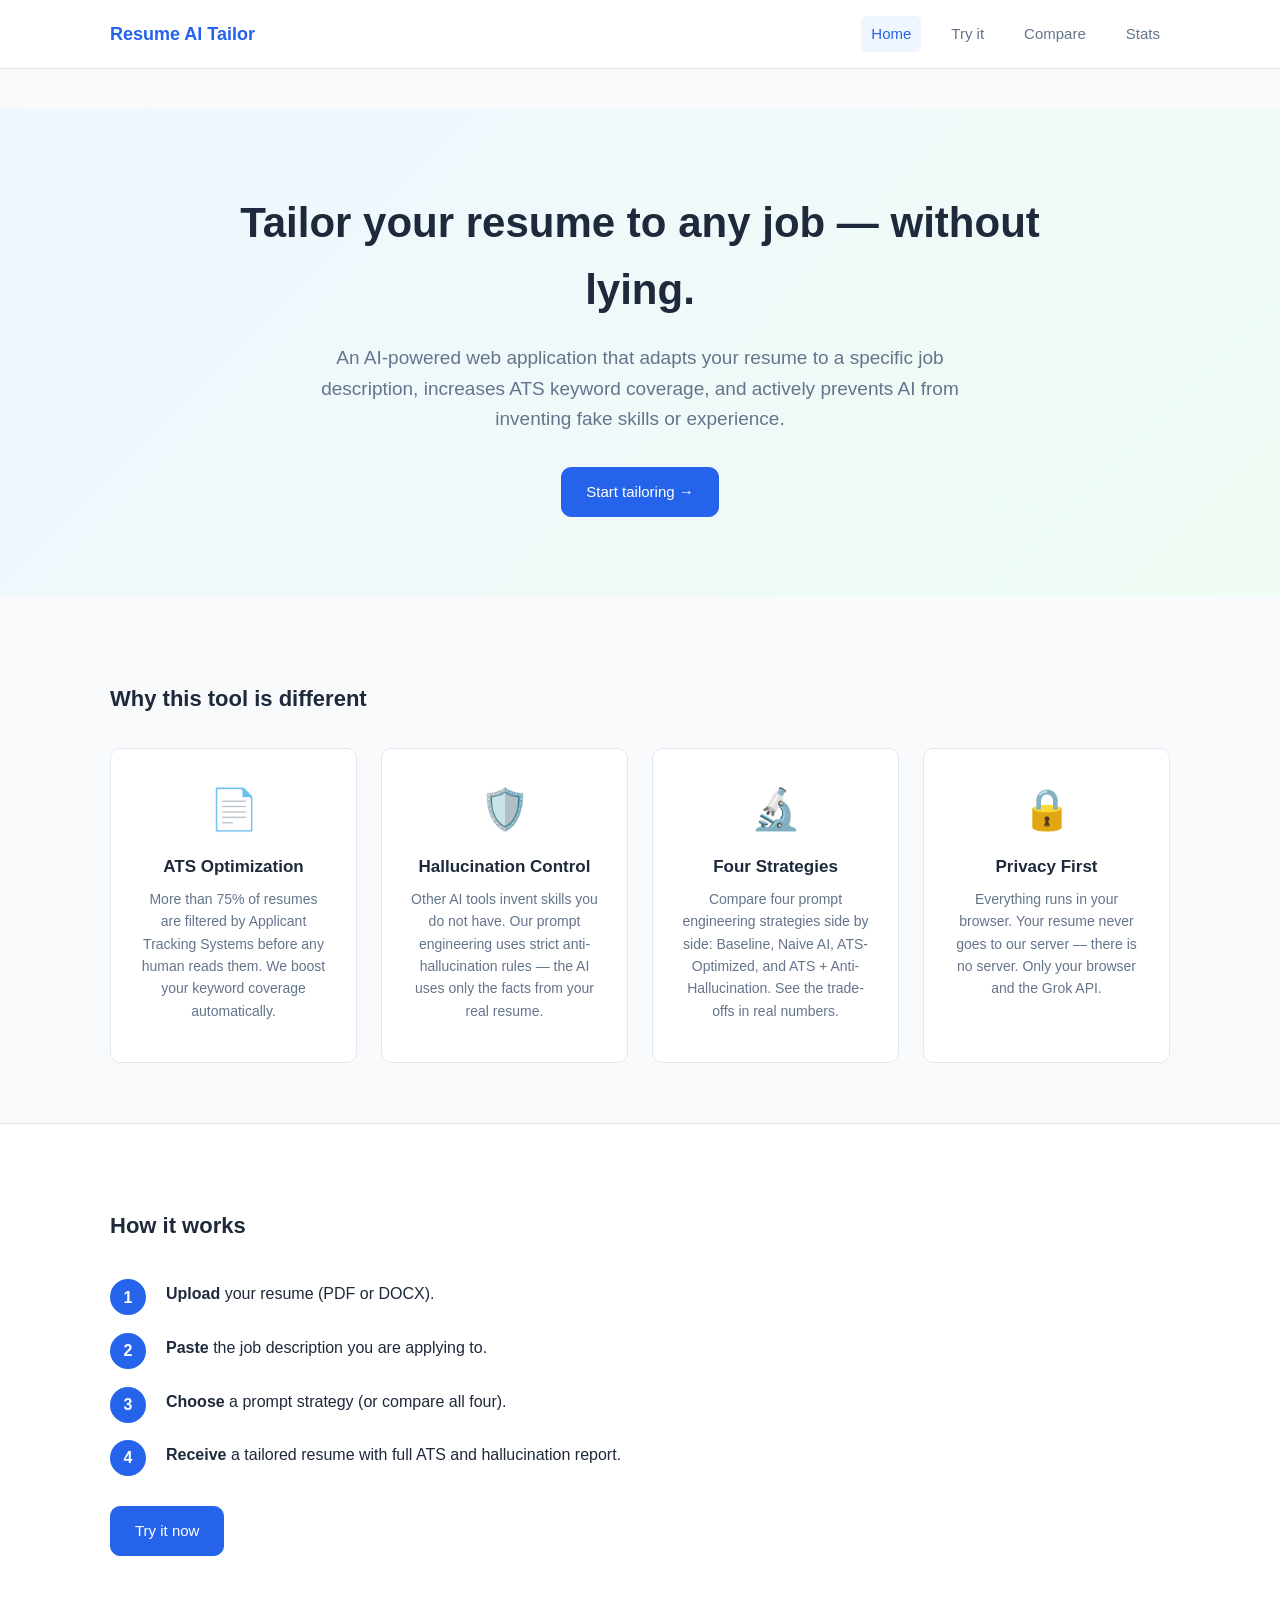
<file: index.html>
<!DOCTYPE html>
<html lang="en">
<head>
    <meta charset="UTF-8">
    <meta name="viewport" content="width=device-width, initial-scale=1.0">
    <title>Resume AI Tailor — ATS Optimization with Hallucination Control</title>
    <link rel="stylesheet" href="css/style.css">
</head>
<body>
    <header class="site-header">
        <div class="container">
            <a href="index.html" class="logo">Resume AI Tailor</a>
            <nav>
                <a href="index.html" class="active">Home</a>
                <a href="upload.html">Try it</a>
                <a href="compare.html">Compare</a>
                <a href="admin-stats.html">Stats</a>
            </nav>
        </div>
    </header>

    <main>
        <section class="hero">
            <div class="container">
                <h1>Tailor your resume to any job — without lying.</h1>
                <p class="hero-subtitle">
                    An AI-powered web application that adapts your resume to a specific
                    job description, increases ATS keyword coverage, and actively prevents
                    AI from inventing fake skills or experience.
                </p>
                <a href="upload.html" class="btn btn-primary">Start tailoring →</a>
            </div>
        </section>

        <section class="features">
            <div class="container">
                <h2>Why this tool is different</h2>
                <div class="features-grid">
                    <div class="feature-card">
                        <div class="feature-icon">📄</div>
                        <h3>ATS Optimization</h3>
                        <p>
                            More than 75% of resumes are filtered by Applicant Tracking
                            Systems before any human reads them. We boost your keyword
                            coverage automatically.
                        </p>
                    </div>
                    <div class="feature-card">
                        <div class="feature-icon">🛡️</div>
                        <h3>Hallucination Control</h3>
                        <p>
                            Other AI tools invent skills you do not have. Our prompt
                            engineering uses strict anti-hallucination rules — the AI
                            uses only the facts from your real resume.
                        </p>
                    </div>
                    <div class="feature-card">
                        <div class="feature-icon">🔬</div>
                        <h3>Four Strategies</h3>
                        <p>
                            Compare four prompt engineering strategies side by side:
                            Baseline, Naive AI, ATS-Optimized, and ATS + Anti-Hallucination.
                            See the trade-offs in real numbers.
                        </p>
                    </div>
                    <div class="feature-card">
                        <div class="feature-icon">🔒</div>
                        <h3>Privacy First</h3>
                        <p>
                            Everything runs in your browser. Your resume never goes to
                            our server — there is no server. Only your browser and the
                            Grok API.
                        </p>
                    </div>
                </div>
            </div>
        </section>

        <section class="how-it-works">
            <div class="container">
                <h2>How it works</h2>
                <ol class="steps">
                    <li><strong>Upload</strong> your resume (PDF or DOCX).</li>
                    <li><strong>Paste</strong> the job description you are applying to.</li>
                    <li><strong>Choose</strong> a prompt strategy (or compare all four).</li>
                    <li><strong>Receive</strong> a tailored resume with full ATS and hallucination report.</li>
                </ol>
                <a href="upload.html" class="btn btn-primary">Try it now</a>
            </div>
        </section>


    </main>


</body>
</html>
</file>
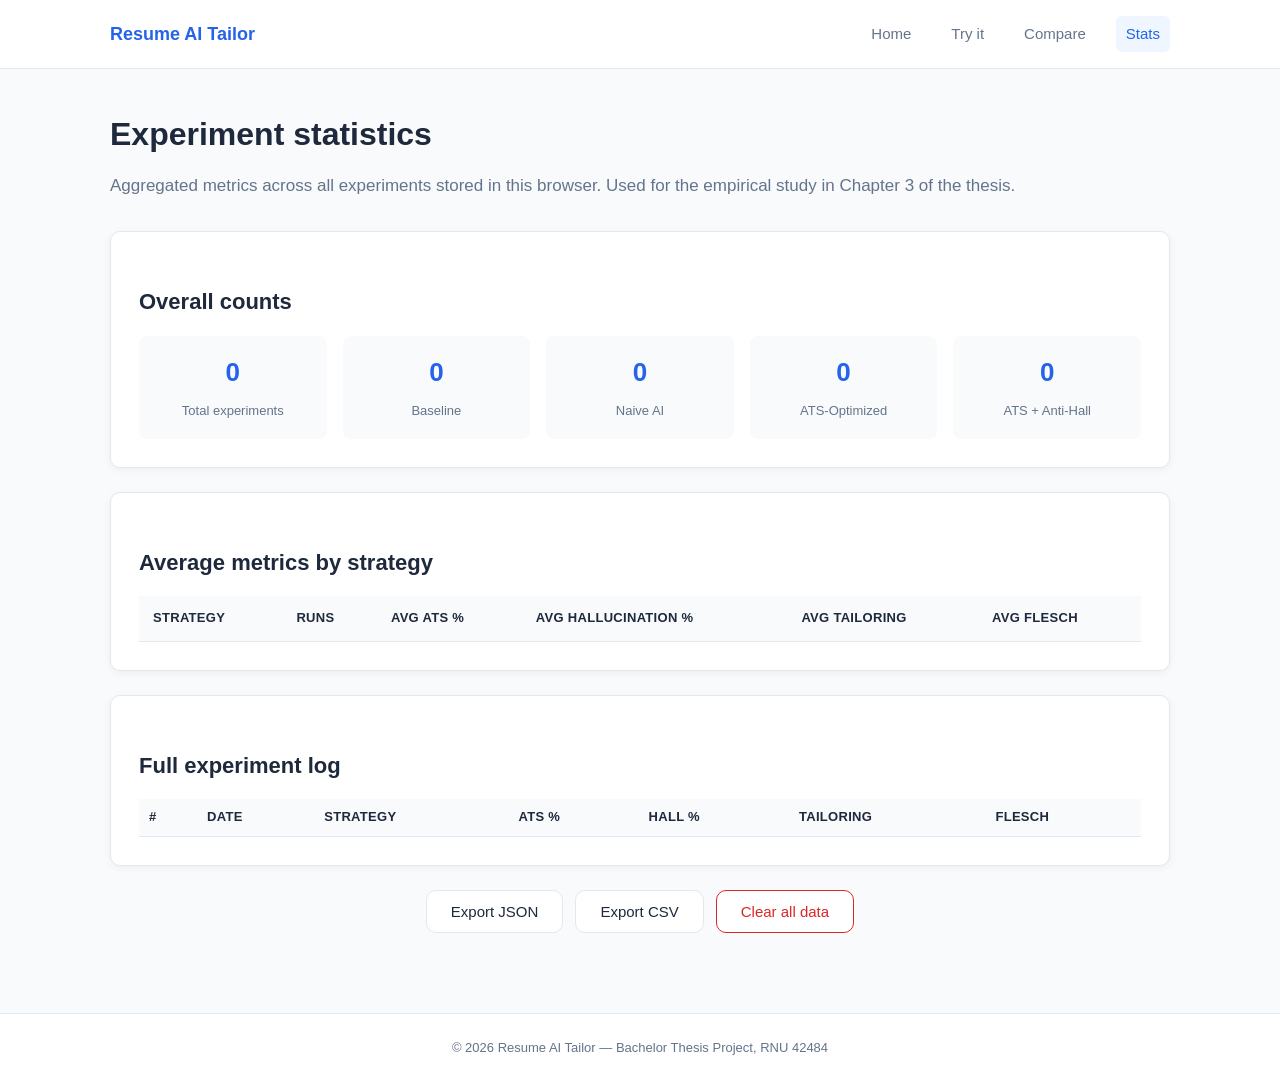
<file: admin-stats.html>
<!DOCTYPE html>
<html lang="en">
<head>
    <meta charset="UTF-8">
    <meta name="viewport" content="width=device-width, initial-scale=1.0">
    <title>Admin stats — Resume AI Tailor</title>
    <link rel="stylesheet" href="css/style.css">
</head>
<body>
    <header class="site-header">
        <div class="container">
            <a href="index.html" class="logo">Resume AI Tailor</a>
            <nav>
                <a href="index.html">Home</a>
                <a href="upload.html">Try it</a>
                <a href="compare.html">Compare</a>
                <a href="admin-stats.html" class="active">Stats</a>
            </nav>
        </div>
    </header>

    <main>
        <div class="container">
            <h1>Experiment statistics</h1>
            <p class="page-intro">
                Aggregated metrics across all experiments stored in this browser.
                Used for the empirical study in Chapter 3 of the thesis.
            </p>

            <section class="card">
                <h2>Overall counts</h2>
                <ul id="counts" class="counts-list">
                    <!-- filled by JS -->
                </ul>
            </section>

            <section class="card">
                <h2>Average metrics by strategy</h2>
                <table class="metrics-table">
                    <thead>
                        <tr>
                            <th>Strategy</th>
                            <th>Runs</th>
                            <th>Avg ATS %</th>
                            <th>Avg Hallucination %</th>
                            <th>Avg Tailoring</th>
                            <th>Avg Flesch</th>
                        </tr>
                    </thead>
                    <tbody id="avg-body"></tbody>
                </table>
            </section>

            <section class="card">
                <h2>Full experiment log</h2>
                <table class="metrics-table small">
                    <thead>
                        <tr>
                            <th>#</th>
                            <th>Date</th>
                            <th>Strategy</th>
                            <th>ATS %</th>
                            <th>Hall %</th>
                            <th>Tailoring</th>
                            <th>Flesch</th>
                        </tr>
                    </thead>
                    <tbody id="log-body"></tbody>
                </table>
            </section>

            <div class="actions">
                <button id="export-json" class="btn">Export JSON</button>
                <button id="export-csv" class="btn">Export CSV</button>
                <button id="clear-all" class="btn btn-danger">Clear all data</button>
            </div>
        </div>
    </main>

    <footer class="site-footer">
        <div class="container">
            <p>© 2026 Resume AI Tailor — Bachelor Thesis Project, RNU 42484</p>
        </div>
    </footer>

    <script src="js/storage.js"></script>
    <script src="js/app.js"></script>
</body>
</html>
</file>
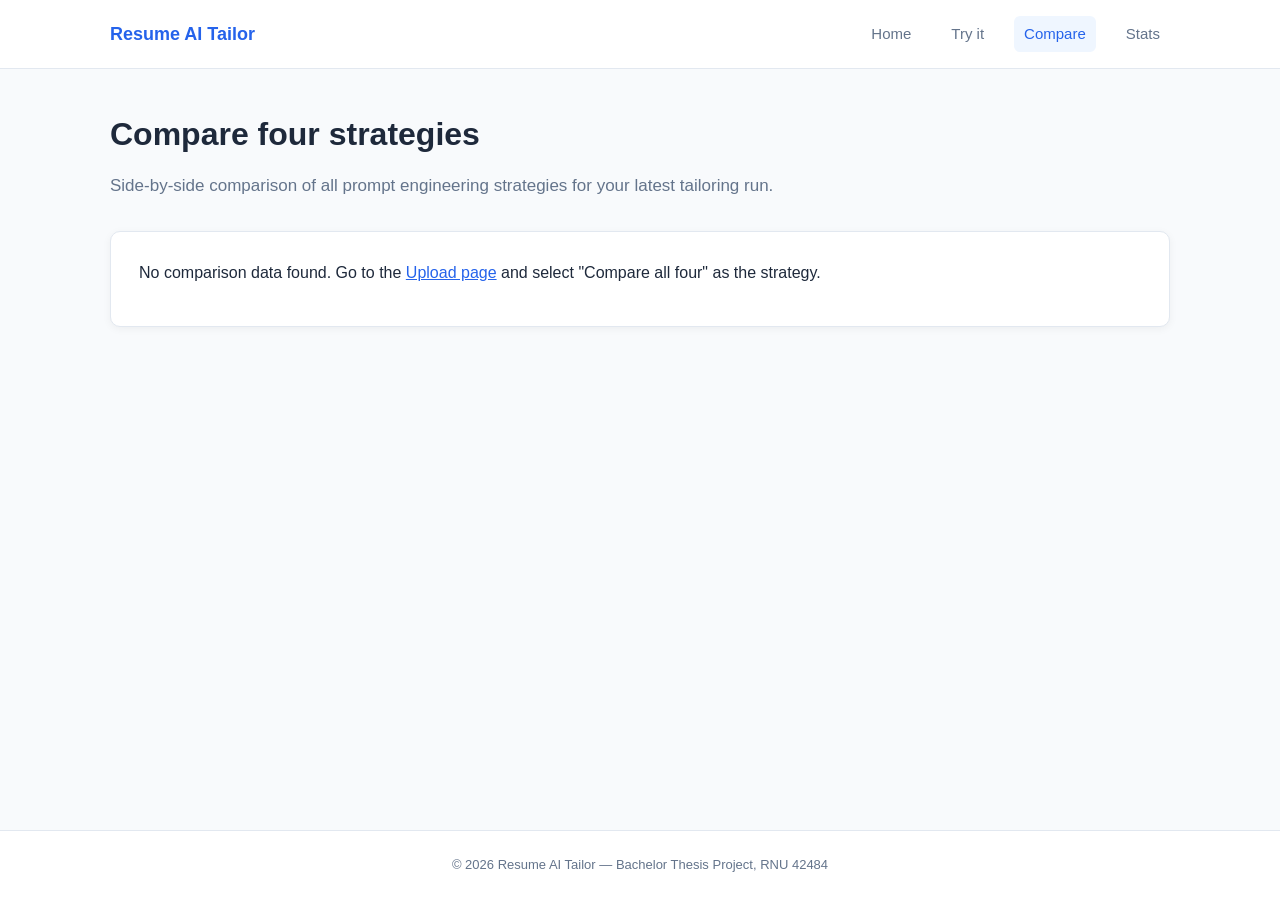
<file: compare.html>
<!DOCTYPE html>
<html lang="en">
<head>
    <meta charset="UTF-8">
    <meta name="viewport" content="width=device-width, initial-scale=1.0">
    <title>Compare strategies — Resume AI Tailor</title>
    <link rel="stylesheet" href="css/style.css">
</head>
<body>
    <header class="site-header">
        <div class="container">
            <a href="index.html" class="logo">Resume AI Tailor</a>
            <nav>
                <a href="index.html">Home</a>
                <a href="upload.html">Try it</a>
                <a href="compare.html" class="active">Compare</a>
                <a href="admin-stats.html">Stats</a>
            </nav>
        </div>
    </header>

    <main>
        <div class="container">
            <h1>Compare four strategies</h1>
            <p class="page-intro">
                Side-by-side comparison of all prompt engineering strategies for
                your latest tailoring run.
            </p>

            <div id="no-data" class="card hidden">
                <p>
                    No comparison data found. Go to the
                    <a href="upload.html">Upload page</a> and select
                    "Compare all four" as the strategy.
                </p>
            </div>

            <!-- Summary table -->
            <section class="card" id="summary-section">
                <h2>Summary table</h2>
                <table class="metrics-table">
                    <thead>
                        <tr>
                            <th>Metric</th>
                            <th>Baseline</th>
                            <th>Naive AI</th>
                            <th>ATS-Optimized</th>
                            <th>ATS + Anti-Hall</th>
                        </tr>
                    </thead>
                    <tbody id="summary-body">
                        <!-- filled by JS -->
                    </tbody>
                </table>
            </section>

            <!-- Side-by-side resume outputs -->
            <section class="compare-four" id="four-outputs">
                <!-- filled by JS -->
            </section>
        </div>
    </main>

    <footer class="site-footer">
        <div class="container">
            <p>© 2026 Resume AI Tailor — Bachelor Thesis Project, RNU 42484</p>
        </div>
    </footer>

    <script src="js/storage.js"></script>
    <script src="js/app.js"></script>
</body>
</html>
</file>
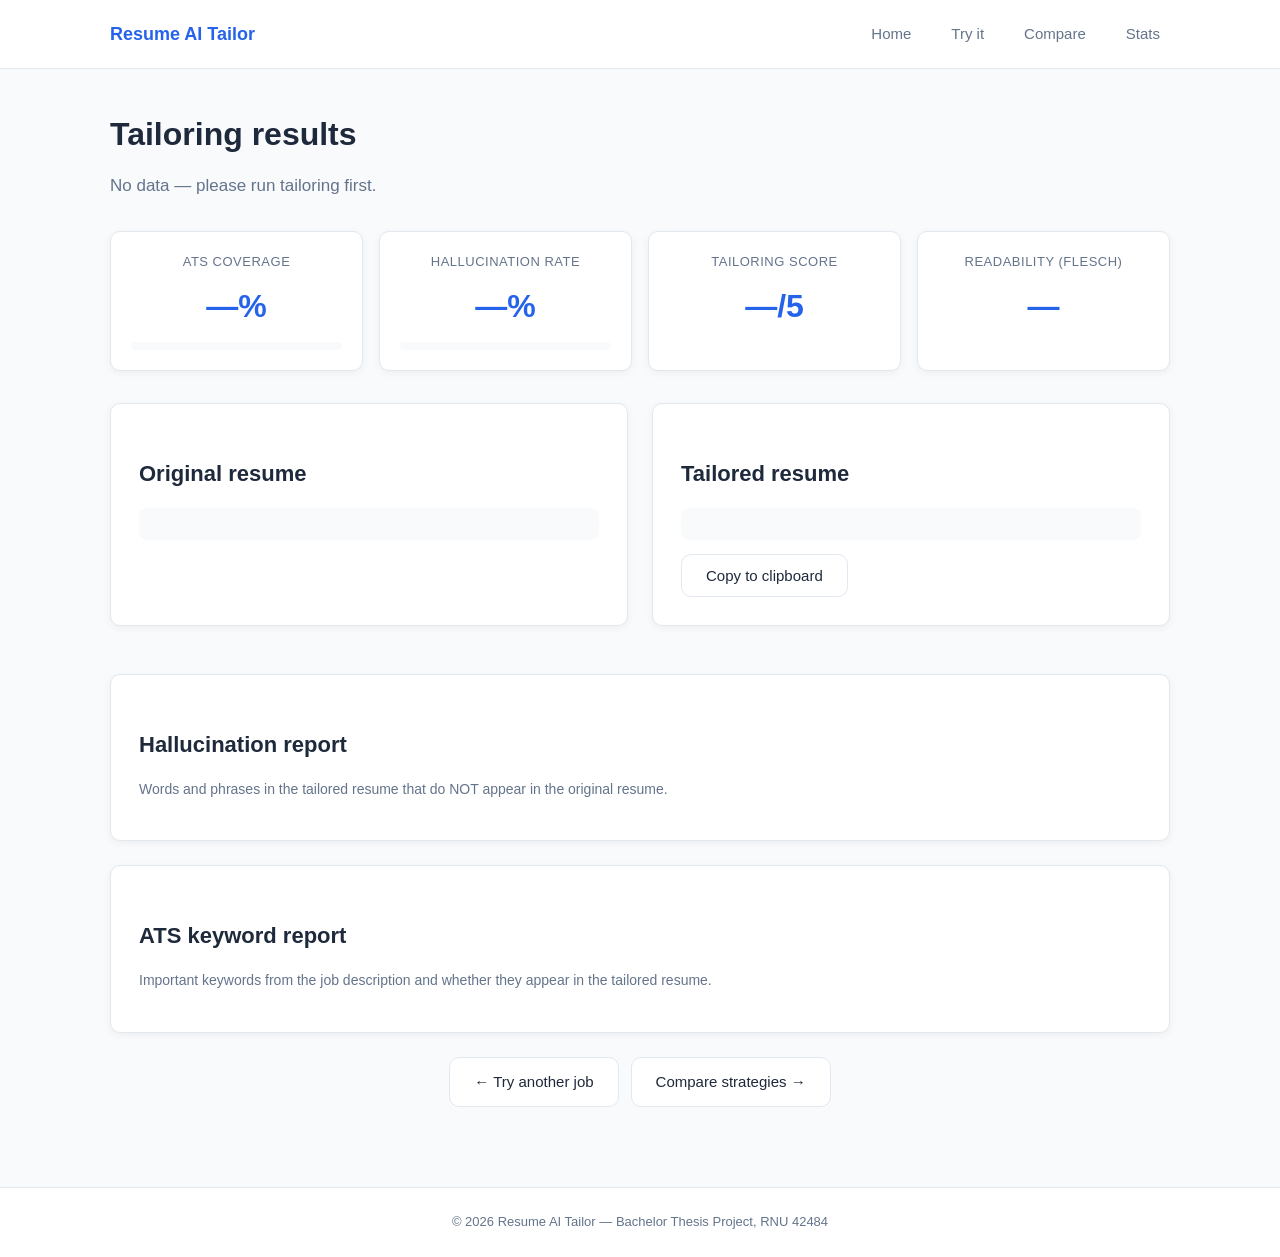
<file: results.html>
<!DOCTYPE html>
<html lang="en">
<head>
    <meta charset="UTF-8">
    <meta name="viewport" content="width=device-width, initial-scale=1.0">
    <title>Results — Resume AI Tailor</title>
    <link rel="stylesheet" href="css/style.css">
</head>
<body>
    <header class="site-header">
        <div class="container">
            <a href="index.html" class="logo">Resume AI Tailor</a>
            <nav>
                <a href="index.html">Home</a>
                <a href="upload.html">Try it</a>
                <a href="compare.html">Compare</a>
                <a href="admin-stats.html">Stats</a>
            </nav>
        </div>
    </header>

    <main>
        <div class="container">
            <h1>Tailoring results</h1>
            <p id="strategy-label" class="page-intro">Strategy: —</p>

            <!-- Metrics dashboard -->
            <section class="metrics-grid">
                <div class="metric-card">
                    <div class="metric-label">ATS Coverage</div>
                    <div class="metric-value" id="m-ats">—%</div>
                    <div class="metric-bar"><div id="m-ats-bar" class="metric-bar-fill"></div></div>
                </div>
                <div class="metric-card">
                    <div class="metric-label">Hallucination Rate</div>
                    <div class="metric-value" id="m-hall">—%</div>
                    <div class="metric-bar"><div id="m-hall-bar" class="metric-bar-fill warn"></div></div>
                </div>
                <div class="metric-card">
                    <div class="metric-label">Tailoring Score</div>
                    <div class="metric-value" id="m-tailor">—/5</div>
                </div>
                <div class="metric-card">
                    <div class="metric-label">Readability (Flesch)</div>
                    <div class="metric-value" id="m-flesch">—</div>
                </div>
            </section>

            <!-- Side-by-side comparison -->
            <section class="compare-block">
                <div class="card">
                    <h2>Original resume</h2>
                    <pre id="original-text" class="text-block"></pre>
                </div>
                <div class="card">
                    <h2>Tailored resume</h2>
                    <pre id="tailored-text" class="text-block"></pre>
                    <button id="copy-btn" class="btn">Copy to clipboard</button>
                </div>
            </section>

            <!-- Hallucination report -->
            <section class="card">
                <h2>Hallucination report</h2>
                <p class="hint">
                    Words and phrases in the tailored resume that do NOT appear in
                    the original resume.
                </p>
                <div id="hallucination-list"></div>
            </section>

            <!-- ATS keyword report -->
            <section class="card">
                <h2>ATS keyword report</h2>
                <p class="hint">
                    Important keywords from the job description and whether they
                    appear in the tailored resume.
                </p>
                <div id="ats-list"></div>
            </section>

            <div class="actions">
                <a href="upload.html" class="btn">← Try another job</a>
                <a href="compare.html" class="btn">Compare strategies →</a>
            </div>
        </div>
    </main>

    <footer class="site-footer">
        <div class="container">
            <p>© 2026 Resume AI Tailor — Bachelor Thesis Project, RNU 42484</p>
        </div>
    </footer>

    <script src="js/storage.js"></script>
    <script src="js/metrics.js"></script>
    <script src="js/app.js"></script>
</body>
</html>
</file>
<file: css/style.css>
/* === RESET & BASE === */
* { box-sizing: border-box; margin: 0; padding: 0; }

:root {
    --primary: #2563eb;
    --primary-dark: #1d4ed8;
    --bg: #f8fafc;
    --card-bg: #ffffff;
    --text: #1e293b;
    --text-light: #64748b;
    --border: #e2e8f0;
    --success: #16a34a;
    --warn: #f59e0b;
    --danger: #dc2626;
    --radius: 10px;
    --shadow: 0 2px 8px rgba(0,0,0,0.05);
}

body {
    font-family: -apple-system, BlinkMacSystemFont, "Segoe UI", Roboto, sans-serif;
    background: var(--bg);
    color: var(--text);
    line-height: 1.6;
    min-height: 100vh;
    display: flex;
    flex-direction: column;
}

.container {
    max-width: 1100px;
    margin: 0 auto;
    padding: 0 20px;
    width: 100%;
}

main { flex: 1; padding: 40px 0; }

/* === HEADER === */
.site-header {
    background: var(--card-bg);
    border-bottom: 1px solid var(--border);
    position: sticky; top: 0; z-index: 10;
}

.site-header .container {
    display: flex;
    justify-content: space-between;
    align-items: center;
    padding-top: 16px; padding-bottom: 16px;
}

.logo {
    font-weight: 700;
    font-size: 18px;
    color: var(--primary);
    text-decoration: none;
}

.site-header nav { display: flex; gap: 20px; }
.site-header nav a {
    color: var(--text-light);
    text-decoration: none;
    font-size: 15px;
    padding: 6px 10px;
    border-radius: 6px;
    transition: background 0.2s;
}
.site-header nav a:hover { background: var(--bg); }
.site-header nav a.active { color: var(--primary); background: #eff6ff; }

/* === TYPOGRAPHY === */
h1 { font-size: 32px; margin-bottom: 12px; }
h2 { font-size: 22px; margin-bottom: 16px; margin-top: 24px; }
h3 { font-size: 17px; margin-bottom: 8px; }

p { margin-bottom: 12px; }

.page-intro { color: var(--text-light); margin-bottom: 32px; font-size: 17px; }
.hint { color: var(--text-light); font-size: 14px; margin-bottom: 12px; }

a { color: var(--primary); }

/* === HERO === */
.hero {
    background: linear-gradient(135deg, #eff6ff 0%, #f0fdf4 100%);
    padding: 80px 0;
    text-align: center;
}
.hero h1 { font-size: 42px; max-width: 800px; margin: 0 auto 20px; }
.hero-subtitle {
    font-size: 19px;
    color: var(--text-light);
    max-width: 700px;
    margin: 0 auto 32px;
}

/* === BUTTONS === */
.btn {
    display: inline-block;
    padding: 12px 24px;
    background: var(--card-bg);
    color: var(--text);
    border: 1px solid var(--border);
    border-radius: var(--radius);
    text-decoration: none;
    font-size: 15px;
    font-weight: 500;
    cursor: pointer;
    transition: all 0.2s;
}
/* === BUTTONS (continued) === */
.btn:hover {
    background: var(--bg);
    border-color: var(--primary);
}

.btn-primary {
    background: var(--primary);
    color: #ffffff;
    border-color: var(--primary);
}
.btn-primary:hover {
    background: var(--primary-dark);
    border-color: var(--primary-dark);
    color: #ffffff;
}

.btn-lg {
    padding: 16px 32px;
    font-size: 17px;
}

.btn-danger {
    background: var(--card-bg);
    color: var(--danger);
    border-color: var(--danger);
}
.btn-danger:hover {
    background: var(--danger);
    color: #ffffff;
}

/* === CARDS === */
.card {
    background: var(--card-bg);
    border: 1px solid var(--border);
    border-radius: var(--radius);
    padding: 28px;
    margin-bottom: 24px;
    box-shadow: var(--shadow);
}

/* === FEATURES GRID (index.html) === */
.features { padding: 60px 0; }

.features-grid {
    display: grid;
    grid-template-columns: repeat(auto-fit, minmax(240px, 1fr));
    gap: 24px;
    margin-top: 32px;
}

.feature-card {
    background: var(--card-bg);
    border: 1px solid var(--border);
    border-radius: var(--radius);
    padding: 28px;
    text-align: center;
    transition: transform 0.2s, box-shadow 0.2s;
}
.feature-card:hover {
    transform: translateY(-4px);
    box-shadow: 0 8px 20px rgba(0,0,0,0.08);
}

.feature-icon {
    font-size: 40px;
    margin-bottom: 12px;
}

.feature-card p {
    color: var(--text-light);
    font-size: 14px;
}

/* === HOW IT WORKS (index.html) === */
.how-it-works {
    padding: 60px 0;
    background: var(--card-bg);
    border-top: 1px solid var(--border);
    border-bottom: 1px solid var(--border);
}

.steps {
    list-style: none;
    counter-reset: step;
    margin: 24px 0;
    max-width: 700px;
}

.steps li {
    counter-increment: step;
    padding: 14px 0 14px 56px;
    position: relative;
    font-size: 16px;
}

.steps li::before {
    content: counter(step);
    position: absolute;
    left: 0; top: 12px;
    width: 36px; height: 36px;
    background: var(--primary);
    color: #ffffff;
    border-radius: 50%;
    display: flex;
    align-items: center;
    justify-content: center;
    font-weight: 700;
}

.research-note {
    padding: 60px 0;
    background: #f1f5f9;
}
.research-note p {
    max-width: 700px;
    color: var(--text-light);
}

/* === FORM (upload.html) === */
.form-step {
    border-bottom: 1px solid var(--border);
    padding: 24px 0;
}
.form-step:first-child { padding-top: 0; }
.form-step:last-child {
    border-bottom: none;
    padding-bottom: 0;
}

.step-num {
    display: inline-flex;
    align-items: center;
    justify-content: center;
    width: 30px; height: 30px;
    background: var(--primary);
    color: #ffffff;
    border-radius: 50%;
    font-size: 15px;
    margin-right: 10px;
}

input[type="text"],
input[type="password"],
input[type="file"],
textarea {
    width: 100%;
    padding: 12px 14px;
    font-size: 15px;
    font-family: inherit;
    border: 1px solid var(--border);
    border-radius: 8px;
    background: var(--bg);
    color: var(--text);
    transition: border-color 0.2s, background 0.2s;
}

input[type="text"]:focus,
input[type="password"]:focus,
textarea:focus {
    outline: none;
    border-color: var(--primary);
    background: var(--card-bg);
}

textarea {
    resize: vertical;
    min-height: 160px;
    font-family: inherit;
}

input[type="file"] {
    padding: 10px;
    background: var(--bg);
    cursor: pointer;
}

.text-preview {
    margin-top: 14px;
    padding: 14px;
    background: var(--bg);
    border-radius: 8px;
    max-height: 200px;
    overflow-y: auto;
}
.text-preview pre {
    white-space: pre-wrap;
    word-break: break-word;
    font-size: 13px;
    color: var(--text-light);
    font-family: inherit;
}

/* === STRATEGY CARDS (upload.html) === */
.strategy-grid {
    display: grid;
    grid-template-columns: repeat(auto-fit, minmax(220px, 1fr));
    gap: 14px;
    margin-top: 14px;
}

.strategy-card {
    display: flex;
    gap: 12px;
    padding: 16px;
    background: var(--bg);
    border: 2px solid var(--border);
    border-radius: 10px;
    cursor: pointer;
    transition: all 0.2s;
}
.strategy-card:hover {
    border-color: var(--primary);
}
.strategy-card input[type="radio"] {
    margin-top: 4px;
    accent-color: var(--primary);
}
.strategy-card input[type="radio"]:checked + div h3 {
    color: var(--primary);
}
.strategy-card:has(input:checked) {
    border-color: var(--primary);
    background: #eff6ff;
}
.strategy-card h3 {
    font-size: 15px;
    margin-bottom: 4px;
}
.strategy-card p {
    font-size: 13px;
    color: var(--text-light);
    margin: 0;
}
.strategy-card.recommended {
    border-color: var(--success);
}
.strategy-card.recommended:has(input:checked) {
    background: #f0fdf4;
}
.strategy-card.all {
    border-style: dashed;
}

/* === STATUS MESSAGE === */
.status {
    margin-top: 16px;
    padding: 12px 14px;
    border-radius: 8px;
    font-size: 14px;
    display: none;
}
.status.show { display: block; }
.status.info {
    background: #eff6ff;
    color: var(--primary-dark);
    border: 1px solid #bfdbfe;
}
.status.success {
    background: #f0fdf4;
    color: var(--success);
    border: 1px solid #bbf7d0;
}
.status.error {
    background: #fef2f2;
    color: var(--danger);
    border: 1px solid #fecaca;
}
.status.loading {
    background: #fefce8;
    color: #a16207;
    border: 1px solid #fef08a;
}

/* === METRICS DASHBOARD (results.html) === */
.metrics-grid {
    display: grid;
    grid-template-columns: repeat(auto-fit, minmax(200px, 1fr));
    gap: 16px;
    margin-bottom: 32px;
}

.metric-card {
    background: var(--card-bg);
    border: 1px solid var(--border);
    border-radius: var(--radius);
    padding: 20px;
    text-align: center;
    box-shadow: var(--shadow);
}

.metric-label {
    font-size: 13px;
    color: var(--text-light);
    text-transform: uppercase;
    letter-spacing: 0.5px;
    margin-bottom: 8px;
}

.metric-value {
    font-size: 32px;
    font-weight: 700;
    color: var(--primary);
    margin-bottom: 10px;
}

.metric-bar {
    width: 100%;
    height: 8px;
    background: var(--bg);
    border-radius: 4px;
    overflow: hidden;
}
.metric-bar-fill {
    height: 100%;
    background: var(--success);
    width: 0%;
    transition: width 0.6s ease;
}
.metric-bar-fill.warn {
    background: var(--warn);
}
.metric-bar-fill.danger {
    background: var(--danger);
}

/* === COMPARE BLOCK (results.html) === */
.compare-block {
    display: grid;
    grid-template-columns: 1fr 1fr;
    gap: 24px;
    margin-bottom: 24px;
}

.text-block {
    background: var(--bg);
    padding: 16px;
    border-radius: 8px;
    white-space: pre-wrap;
    word-break: break-word;
    font-family: inherit;
    font-size: 14px;
    max-height: 500px;
    overflow-y: auto;
    margin-bottom: 14px;
    line-height: 1.5;
}

/* === HALLUCINATION + ATS LIST === */
#hallucination-list,
#ats-list {
    display: flex;
    flex-wrap: wrap;
    gap: 8px;
    margin-top: 10px;
}

.kw-tag {
    display: inline-block;
    padding: 4px 10px;
    border-radius: 20px;
    font-size: 13px;
    background: var(--bg);
    border: 1px solid var(--border);
    color: var(--text);
}
.kw-tag.found {
    background: #f0fdf4;
    border-color: #86efac;
    color: var(--success);
}
.kw-tag.missing {
    background: #fef2f2;
    border-color: #fecaca;
    color: var(--danger);
}
.kw-tag.hallucinated {
    background: #fef2f2;
    border-color: #fca5a5;
    color: var(--danger);
    font-weight: 600;
}

.empty-msg {
    color: var(--text-light);
    font-style: italic;
    font-size: 14px;
}

/* === COMPARE FOUR (compare.html) === */
.compare-four {
    display: grid;
    grid-template-columns: repeat(2, 1fr);
    gap: 16px;
    margin-top: 24px;
}

.compare-four .strategy-output {
    background: var(--card-bg);
    border: 1px solid var(--border);
    border-radius: var(--radius);
    padding: 20px;
    box-shadow: var(--shadow);
}

.compare-four .strategy-output h3 {
    color: var(--primary);
    margin-bottom: 12px;
    padding-bottom: 8px;
    border-bottom: 1px solid var(--border);
}

.compare-four .mini-metrics {
    display: flex;
    flex-wrap: wrap;
    gap: 8px;
    margin-bottom: 12px;
    font-size: 13px;
}

.compare-four .mini-metric {
    background: var(--bg);
    padding: 4px 10px;
    border-radius: 12px;
    color: var(--text-light);
}
.compare-four .mini-metric strong {
    color: var(--text);
}

/* === TABLES (compare.html, admin-stats.html) === */
.metrics-table {
    width: 100%;
    border-collapse: collapse;
    margin-top: 10px;
    font-size: 14px;
}

.metrics-table th,
.metrics-table td {
    padding: 12px 14px;
    text-align: left;
    border-bottom: 1px solid var(--border);
}

.metrics-table th {
    background: var(--bg);
    font-weight: 600;
    color: var(--text);
    font-size: 13px;
    text-transform: uppercase;
    letter-spacing: 0.3px;
}

.metrics-table tr:hover td {
    background: #f8fafc;
}

.metrics-table.small {
    font-size: 13px;
}
.metrics-table.small th,
.metrics-table.small td {
    padding: 8px 10px;
}

/* === COUNTS LIST (admin-stats.html) === */
.counts-list {
    list-style: none;
    display: grid;
    grid-template-columns: repeat(auto-fit, minmax(180px, 1fr));
    gap: 16px;
}

.counts-list li {
    background: var(--bg);
    padding: 16px;
    border-radius: 8px;
    text-align: center;
}
.counts-list li strong {
    display: block;
    font-size: 26px;
    color: var(--primary);
    margin-bottom: 4px;
}
.counts-list li span {
    font-size: 13px;
    color: var(--text-light);
}

/* === ACTIONS ROW === */
.actions {
    display: flex;
    flex-wrap: wrap;
    gap: 12px;
    margin-top: 24px;
    justify-content: center;
}

/* === UTILITIES === */
.hidden { display: none !important; }

/* === FOOTER === */
.site-footer {
    background: var(--card-bg);
    border-top: 1px solid var(--border);
    padding: 24px 0;
    margin-top: 40px;
    text-align: center;
}
.site-footer p {
    color: var(--text-light);
    font-size: 13px;
    margin: 0;
}

/* === RESPONSIVE (mobile) === */
@media (max-width: 768px) {
    h1 { font-size: 26px; }
    h2 { font-size: 19px; }
    .hero { padding: 50px 0; }
    .hero h1 { font-size: 30px; }
    .hero-subtitle { font-size: 16px; }

    .site-header .container {
        flex-direction: column;
        gap: 12px;
    }
    .site-header nav {
        flex-wrap: wrap;
        justify-content: center;
        gap: 8px;
    }
    .site-header nav a {
        font-size: 14px;
        padding: 4px 8px;
    }

    .compare-block,
    .compare-four {
        grid-template-columns: 1fr;
    }

    .card { padding: 18px; }
    .feature-card { padding: 20px; }

    .metric-value { font-size: 26px; }

    .metrics-table {
        font-size: 12px;
        display: block;
        overflow-x: auto;
        white-space: nowrap;
    }
}

@media (max-width: 480px) {
    .strategy-grid {
        grid-template-columns: 1fr;
    }
    .btn { width: 100%; }
    .actions .btn { width: 100%; }
}
</file>
